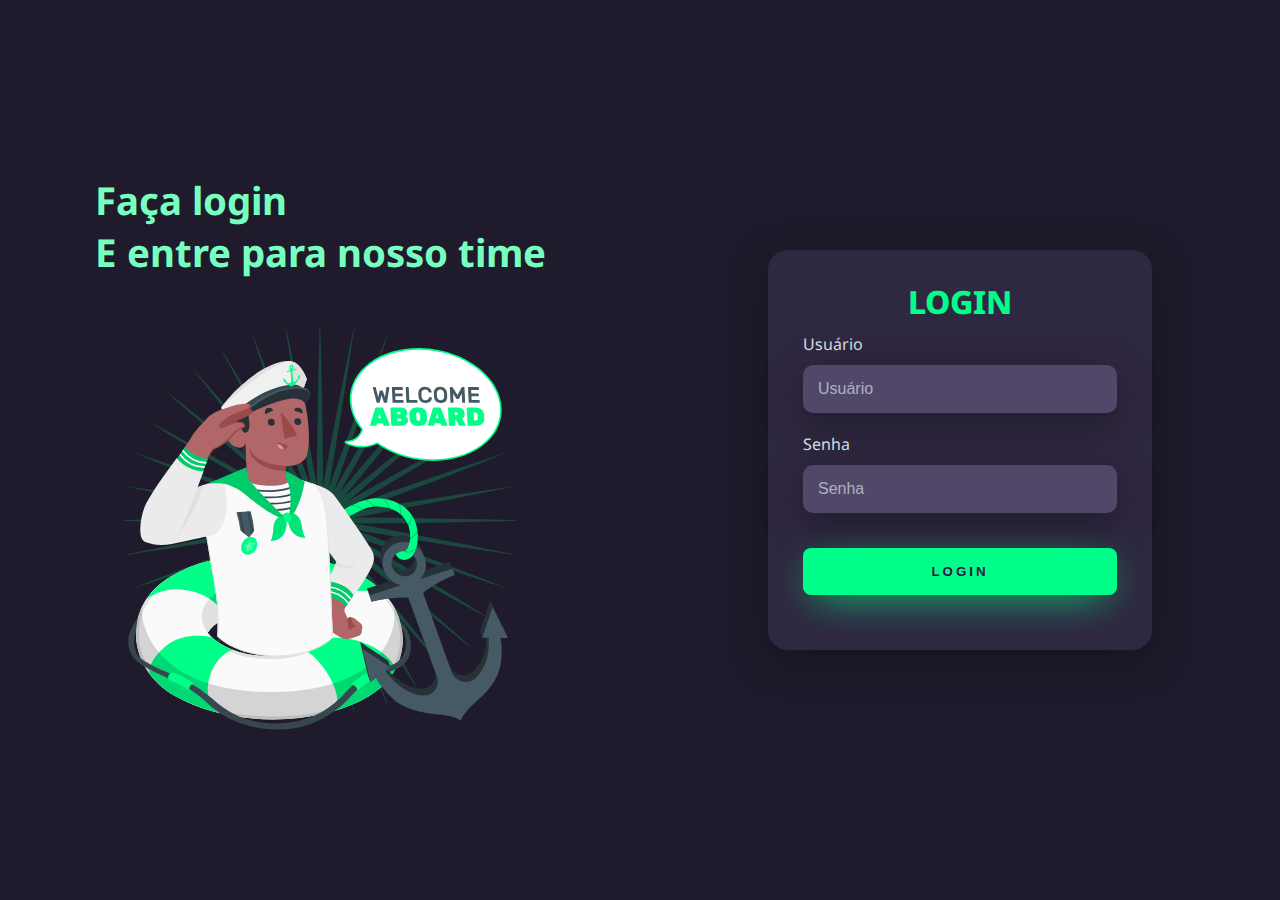
<file: login video/index.html>
<!DOCTYPE html>
<html lang="pt-br">
<head>
    <meta charset="UTF-8">
    <meta http-equiv="X-UA-Compatible" content="IE=edge">
    <meta name="viewport" content="width=device-width, initial-scale=1.0">
    <title>Login</title>
    <link rel="stylesheet" href="style.css">
</head>
<body>
    <div class="main-login">
        <div class="left-login">
            <h1>Faça login<br>E entre para nosso time</h1>
            <img src="animação.svg"  class="left-login-img" alt="animação">
        </div>
        <div class="right-login">
            <div class="card-login">
                <h1>LOGIN</h1>
                <div class="textfield">
                    <label for="usuario">Usuário</label>
                    <input type="text" name="usuario" placeholder="Usuário"/>
                </div>
                <div class="textfield">
                    <label for="senha">Senha</label>
                    <input type="password" name="senha" placeholder="Senha"/>
                </div>
                <button class="btn-login">Login</button>
            </div>
        </div>
    </div>
</body>
</html>
</file>
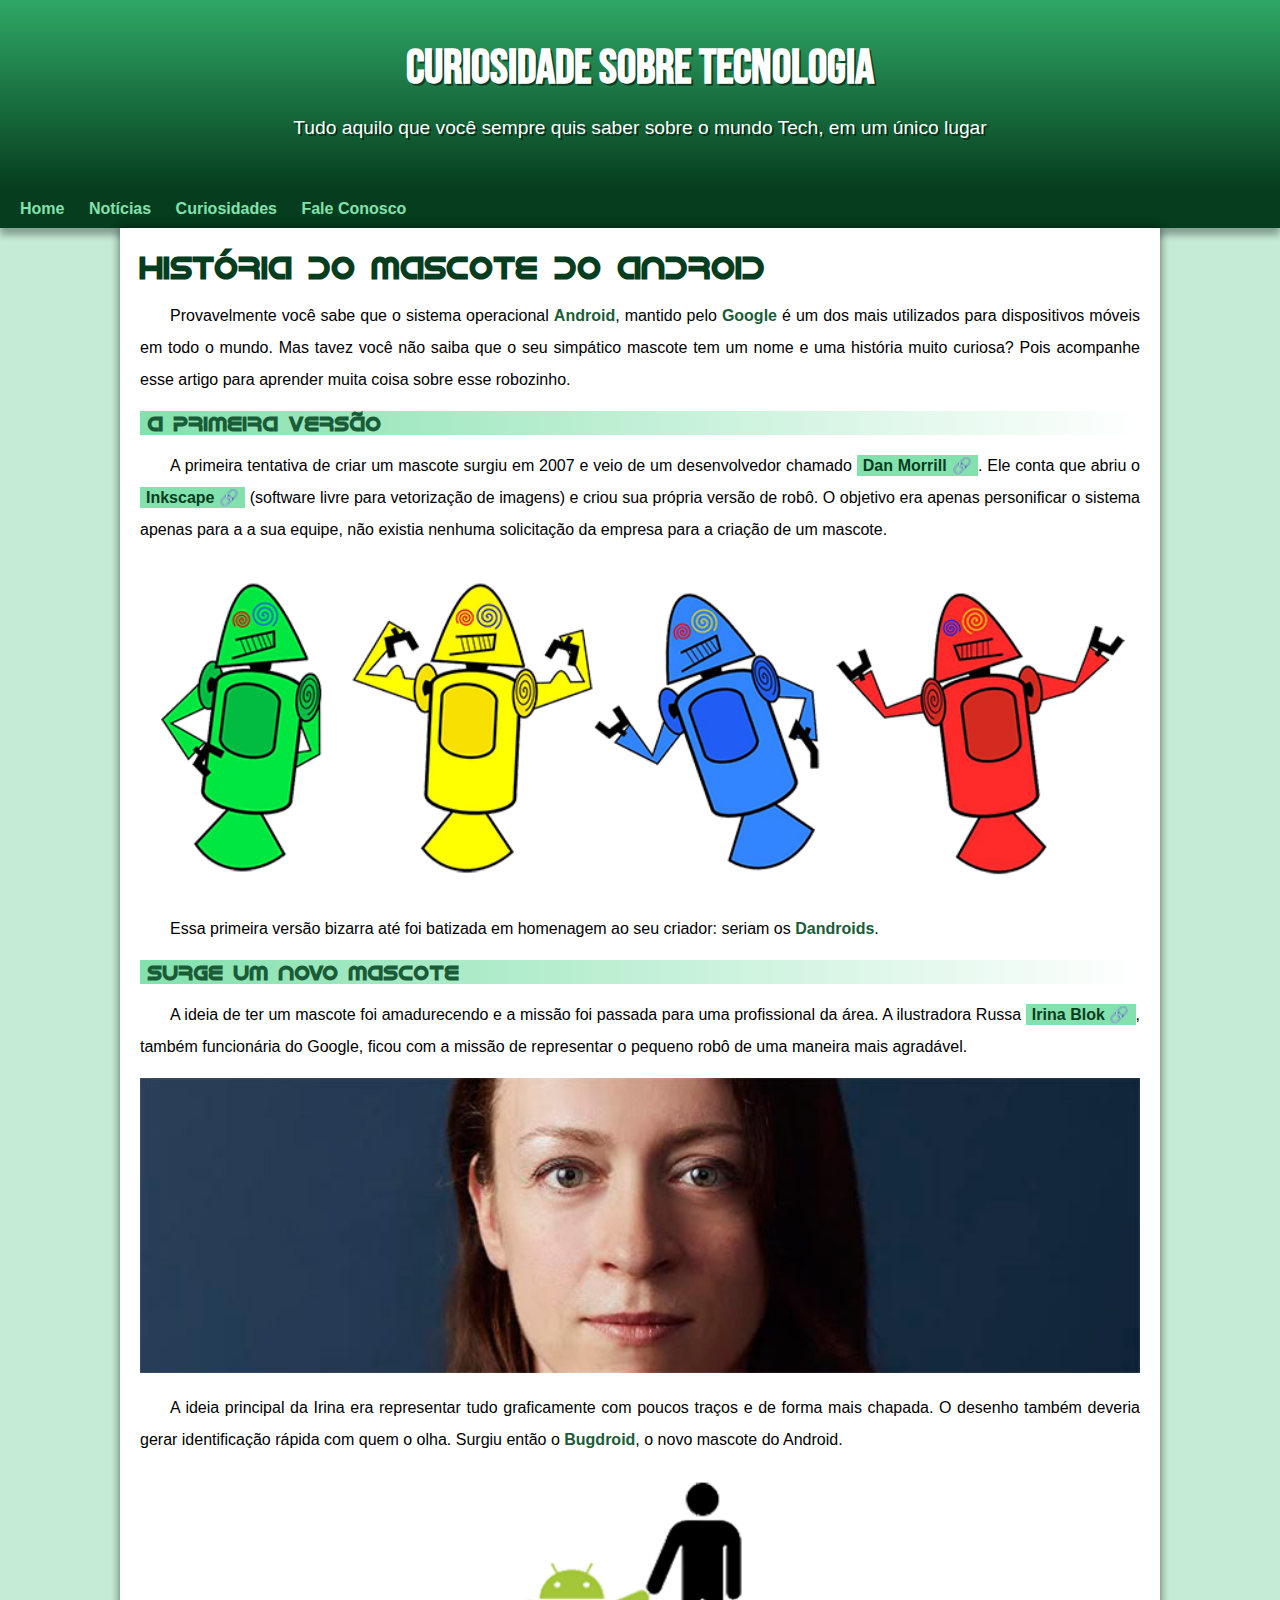
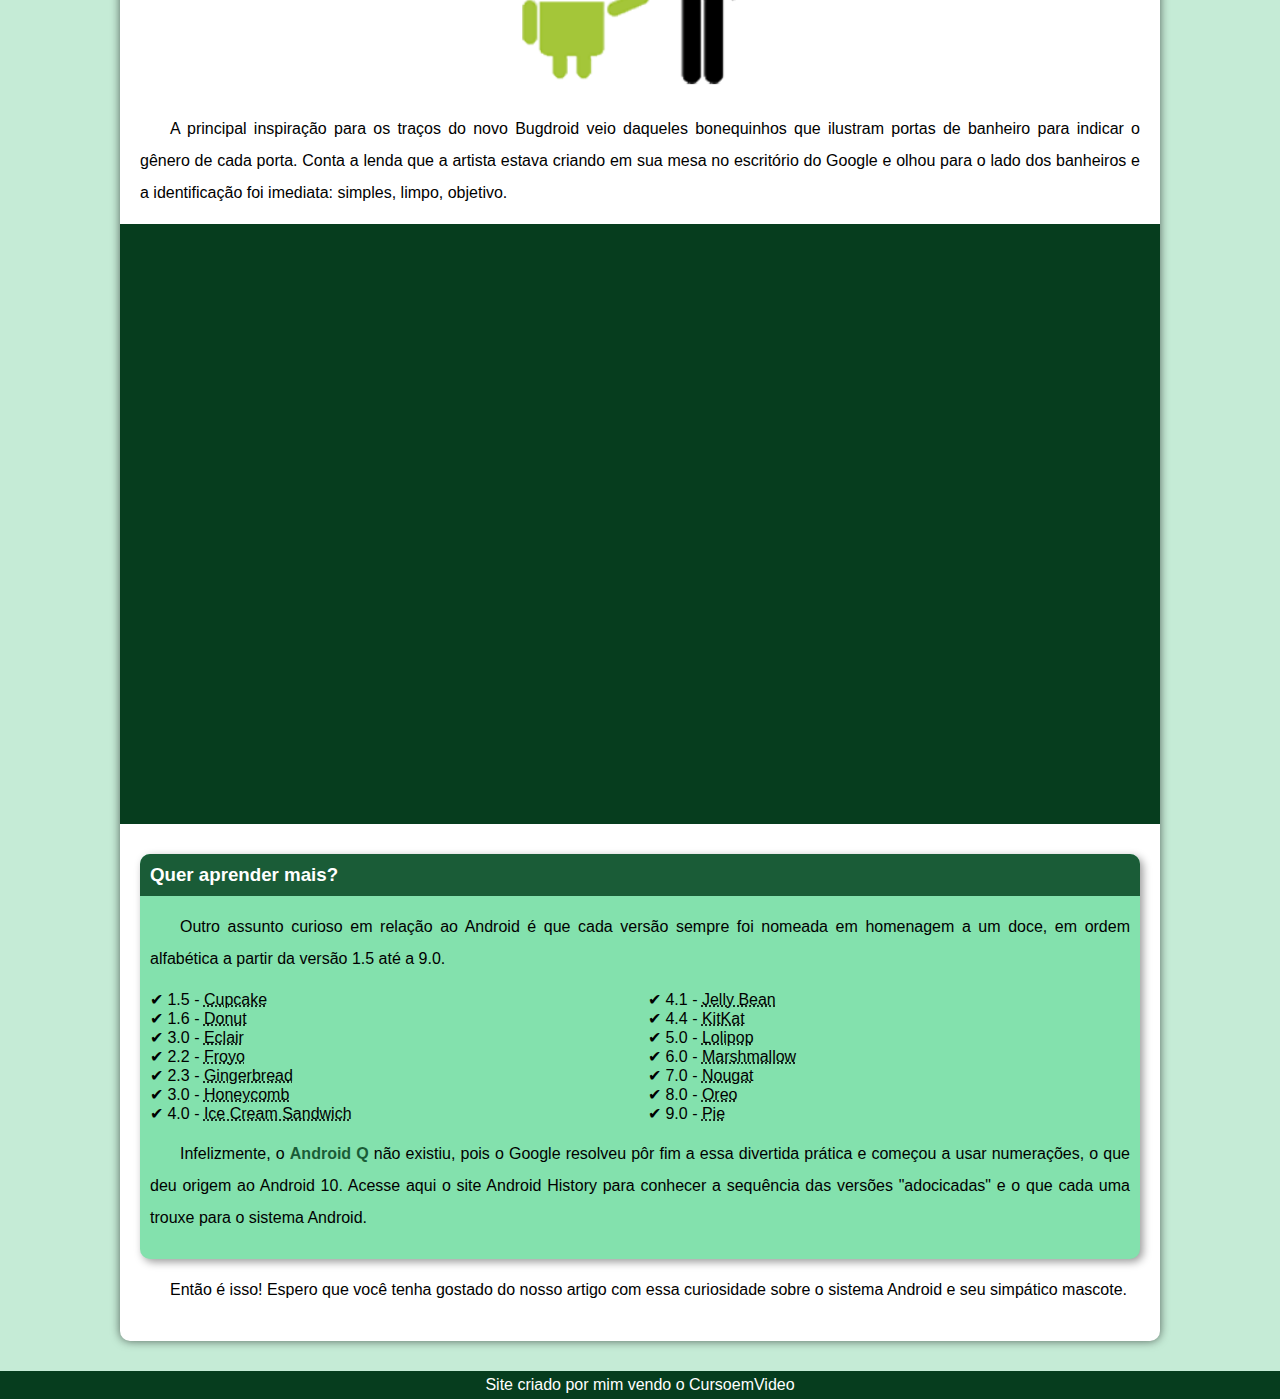
<file: desafio 10 - curso em video/android.html>
<!DOCTYPE html>
<html lang="pt-br">
<head>
    <meta charset="UTF-8">
    <meta http-equiv="X-UA-Compatible" content="IE=edge">
    <meta name="viewport" content="width=device-width, initial-scale=1.0">
    <title>Android</title>
    <link rel="shortcut icon" href="imagens/favicon.ico" type="image/x-icon">
    <link rel="stylesheet" href="estilo/style.css">
</head>
<body>
    <header>
        <h1>Curiosidade sobre Tecnologia</h1>
        <p>Tudo aquilo que você sempre quis saber sobre o mundo Tech, em um único lugar</p>
    </header>
    <nav>
        <a href="#">Home</a>
        <a href="#">Notícias</a>
        <a href="#">Curiosidades</a>
        <a href="#">Fale Conosco</a>
    </nav>
    <main>
        <article>
            <h1>História do Mascote do Android</h1>

            <p>Provavelmente você sabe que o sistema operacional <strong>Android</strong>, mantido pelo <strong>Google</strong> é um dos mais utilizados para dispositivos móveis em todo o mundo. Mas tavez você não saiba que o seu simpático mascote tem um nome e uma história muito curiosa? Pois acompanhe esse artigo para aprender muita coisa sobre esse robozinho.</p>

            <h2>A primeira versão</h2>

            <p>A primeira tentativa de criar um mascote surgiu em 2007 e veio de um desenvolvedor chamado <a href="https://androidcommunity.com/dan-morrill-shows-us-the-android-mascot-that-almost-was-20130103/" target="_blank" class="externo">Dan Morrill</a>. Ele conta que abriu o <a href="https://inkscape.org/pt-br/" target="_blank" class="externo">Inkscape</a> (software livre para vetorização de imagens) e criou sua própria versão de robô. O objetivo era apenas personificar o sistema apenas para a a sua equipe, não existia nenhuma solicitação da empresa para a criação de um mascote.</p>

            <picture>
                <source media="(max-width: 700px)" srcset="imagens/dan-droids-pq.png">
                <img src="imagens/dan-droids.png" alt="Primeiro mascote do Android">
            </picture>

            <p>Essa primeira versão bizarra até foi batizada em homenagem ao seu criador: seriam os <strong>Dandroids</strong>.</p>

            <h2>Surge um novo mascote</h2>

            <p>A ideia de ter um mascote foi amadurecendo e a missão foi passada para uma profissional da área. A ilustradora Russa <a href="https://www.irinablok.com/android" target="_blank" class="externo">Irina Blok</a>, também funcionária do Google, ficou com a missão de representar o pequeno robô de uma maneira mais agradável.</p>

            <picture>
                <source media="(max-width: 700px)" srcset="imagens/irina-blok-pq.jpg">
                <img src="imagens/irina-blok.jpg" alt="Irina Blok, criadora do Android">
            </picture>

            <p>A ideia principal da Irina era representar tudo graficamente com poucos traços e de forma mais chapada. O desenho também deveria gerar identificação rápida com quem o olha. Surgiu então o <strong>Bugdroid</strong>, o novo mascote do Android.</p>

            <img src="imagens/bugdroid.png" class="pequeno" alt="Bugdroid">

            <p>A principal inspiração para os traços do novo Bugdroid veio daqueles bonequinhos que ilustram portas de banheiro para indicar o gênero de cada porta. Conta a lenda que a artista estava criando em sua mesa no escritório do Google e olhou para o lado dos banheiros e a identificação foi imediata: simples, limpo, objetivo.</p>

            <div class="video">
                <iframe width="560" height="315" src="https://www.youtube.com/embed/l2UDgpLz20M" title="YouTube video player" frameborder="0" allow="accelerometer; autoplay; clipboard-write; encrypted-media; gyroscope; picture-in-picture" allowfullscreen></iframe>
            </div>
            
            <aside>
                <h3>Quer aprender mais?</h3>
                <p>Outro assunto curioso em relação ao Android é que cada versão sempre foi nomeada em homenagem a um doce, em ordem alfabética a partir da versão 1.5 até a 9.0.</p>
                <ul>
                    <li>1.5 - <abbr title="Bolinho">Cupcake</abbr></li>
                    <li>1.6 - <abbr title="Rosquinha">Donut</abbr></li>
                    <li>3.0 - <abbr title="Bomba">Eclair</abbr></li>
                    <li>2.2 - <abbr title="Iorgurte Congelado">Froyo</abbr></li>
                    <li>2.3 - <abbr title="Biscoito de gengibre">Gingerbread</abbr></li>
                    <li>3.0 - <abbr title="Favo de mel">Honeycomb</abbr></li>
                    <li>4.0 - <abbr title="Sanduiche de sorvete">Ice Cream Sandwich</abbr></li>
                    <li>4.1 - <abbr title="Jujuba">Jelly Bean</abbr></li>
                    <li>4.4 - <abbr title="KitKat">KitKat</abbr></li>
                    <li>5.0 - <abbr title="Pirulito">Lolipop</abbr></li>
                    <li>6.0 - <abbr title="Marshmallow">Marshmallow</abbr></li>
                    <li>7.0 - <abbr title="Torrone">Nougat</abbr></li>
                    <li>8.0 - <abbr title="Oreo">Oreo</abbr></li>
                    <li>9.0 - <abbr title="Torta">Pie</abbr></li>
                </ul>
                <p>
                    Infelizmente, o <strong>Android Q</strong> não existiu, pois o Google resolveu pôr fim a essa divertida prática e começou a usar numerações, o que deu origem ao Android 10.
                    Acesse aqui o site Android History para conhecer a sequência das versões "adocicadas" e o que cada uma trouxe para o sistema Android.
                </p>
            </aside>

            <p>Então é isso! Espero que você tenha gostado do nosso artigo com essa curiosidade sobre o sistema Android e seu simpático mascote.</p>
        </article>
    </main>
    <footer>
        Site criado por mim vendo o CursoemVideo
    </footer>
</body>
</html>
</file>
<file: login video/style.css>
@import url('https://fonts.googleapis.com/css2?family=Noto+Sans:wght@400;700&display=swap');

body {
    margin: 0;
    font-family: 'Noto Sans', sans-serif;
}
body * {
    box-sizing: border-box;
}
.main-login {
    width: 100vw;
    height: 100vh;
    background-color: #201b2c;
    display: flex;
    justify-content: center;
    align-items: center;
}
.left-login {
    width: 50vw;
    height: 100vh;
    display: flex;
    justify-content: center;
    align-items: center;
    flex-direction: column;
}
.left-login > h1 {
    color: #77ffc0;
    font-size: 3vw;
}
.left-login-img {
    width: 35vw;
}

.right-login {
    width: 50vw;
    height: 100vh;
    display: flex;
    justify-content: center;
    align-items: center;
}
.card-login {
    width: 60%;
    display: flex;
    justify-content: center;
    align-items: center;
    flex-direction: column;
    padding: 30px 35px;
    background: #2f2841;
    border-radius: 20px;
    box-shadow: 0px 10px 40px #00000056;
}
.card-login > h1 {
    color: #00ff88;
    font-weight: 800;
    margin: 0;
}
.textfield {
    width: 100%;
    display: flex;
    flex-direction: column;
    align-items: flex-start;
    justify-content: center;
    margin: 10px 0px;
}

.textfield > input {
    width: 100%;
    border: none;
    border-radius: 10px;
    padding: 15px;
    background: #514869;
    color: #f0ffffde;
    font-size: 12pt;
    box-shadow: 0px 10px 40px #00000056;
    outline: none;
    box-sizing: border-box;
}

.textfield > label {
    color: #f0ffffde;
    margin-bottom: 10px;
}

.textfield > input::placeholder {
    color: #f0ffff94;
}

.btn-login {
    width: 100%;
    padding: 16px 0px;
    margin: 25px;
    border: none;
    border-radius: 8px;
    text-transform: uppercase;
    font-weight: 800;
    letter-spacing: 3px;
    color: #2b134b;
    background: rgb(0, 255, 136);
    cursor: pointer;
    box-shadow: 0px 10px 40px -12px #00ff88;
}

@media only screen and (max-width:950px){
    .card-login {
        width: 85%;
    }
}
@media only screen and (max-width:600px) {
    .main-login {
        flex-direction: column;
    }
    .left-login > h1 {
        display: none;
    }
    .left-login {
        width: 100%;
        height: auto;
    }
    .right-login {
        width: 100%;
        height: auto;
    }
    .left-login-img {
        width: 50vw;
    }
    .card-login {
        width: 90%;
    }
}
</file>
<file: desafio 10 - curso em video/estilo/style.css>
@charset "UTF-8";

@import url('https://fonts.googleapis.com/css2?family=Bebas+Neue&display=swap');
@font-face {
    font-family: 'droid';
    src: url(../fontes/idroid.otf);
}
:root {
    --cor0:#c5ebd6;
    --cor1:#83e1ad;
    --cor2:#3ddc84;
    --cor3:#2fa866;
    --cor4:#1a5c37;
    --cor5:#063d1e;

    
    --fonte-destaque: 'Bebas Neue', cursive;
    --droid: 'droid', cursive;
}
*{
    margin: 0;
    padding: 0;
}
body{
    background-color: var(--cor0);
    font-family: Arial, Helvetica, sans-serif;
}
a.externo::after {
    content: '\00A0\1F517';
}
header {
    min-height: 150px;
    text-align: center;
    padding-top: 40px;
    background-image: linear-gradient(to bottom, var(--cor3), var(--cor5));
}
header > h1 {
    color: white;
    font-family: var(--fonte-destaque);
    padding-bottom: 20px;
    font-size: 3em;
    text-shadow: 2px 2px 0px rgba(0, 0, 0, 0.5);
}
header > p {
    color: white;
    font-family: Arial, Helvetica, sans-serif;
    font-size: 1.2em;
    margin-right: 10px;
    margin-left: 10px;
    max-width: 700px;
    margin: auto;
    text-shadow: 2px 2px 0px rgba(0, 0, 0, 0.5);
    margin-bottom: 20px;
}
nav{
    background-color: var(--cor5);
    padding: 10px;
    box-shadow: 0px 7px 7px rgba(0, 0, 0, 0.329);
}
nav > a {
    color: var(--cor1);
    text-decoration: none;
    padding: 10px;
    font-weight: bold;
    border-radius: 5px;
    transition-duration: 0.5s;
}
nav > a:hover{
    background-color: var(--cor3);
    color: var(--cor5);
}
main {
    padding: 20px;
    min-width: 300px;
    max-width: 1000px;
    margin: auto;
    background-color: white;
    box-shadow: 0px 0px 10px rgba(0, 0, 0, 0.582);
    margin-bottom: 30px;
    border-bottom-left-radius: 10px;
    border-bottom-right-radius: 10px;
}
main h1 {
    color: var(--cor5);
    font-family: var(--droid)

}
main h2 {
    font-family: var(--droid);
    color: var(--cor4);
    font-size: 1.3em;
    background-image: linear-gradient(to right, var(--cor1), transparent);
    text-indent: 8px;
}

main p {
    margin: 15px 0px;
    text-align: justify;
    text-indent: 30px;
    font-size: 1em;
    line-height: 2em;
}
main strong {
    color: var(--cor4);
    font-weight: bold;
}
main a {
    color: var(--cor5);
    background-color: var(--cor1);
    padding: 2px 6px;
    text-decoration: none;
    font-weight: bold;
}
main a:hover {
    text-decoration: underline;
    color: var(--cor3);
}
main img {
    width: 100%;
}
main img.pequeno{
    max-width: 350px;
    display: block;
    margin: auto;
}

div.video{
    background-color: var(--cor5);
    margin: 0px -20px 30px -20px;
    padding: 20px;
    padding-bottom: 58%;
    position: relative;
}
div.video > iframe {
    position: absolute;
    left: 5%;
    width: 90%;
    height: 90%;
}

aside {
    background-color: var(--cor1);
    padding: 10px;
    border-radius: 10px;
    box-shadow: 3px 3px 8px rgba(0, 0, 0, 0.397);
}
aside h3 {
    background-color: var(--cor4);
    color: white;
    padding: 10px;
    margin: -10px -10px 0px -10px;
    border-radius: 10px 10px 0px 0px;
}
aside ul {
    list-style-type: '\2714\00A0';
    list-style-position: inside;
    columns: 2;
}

footer {
    background-color: var(--cor5);
    color: white;
    text-align: center;
    font-weight: 0.8em;
    padding: 5px;
}
</file>
